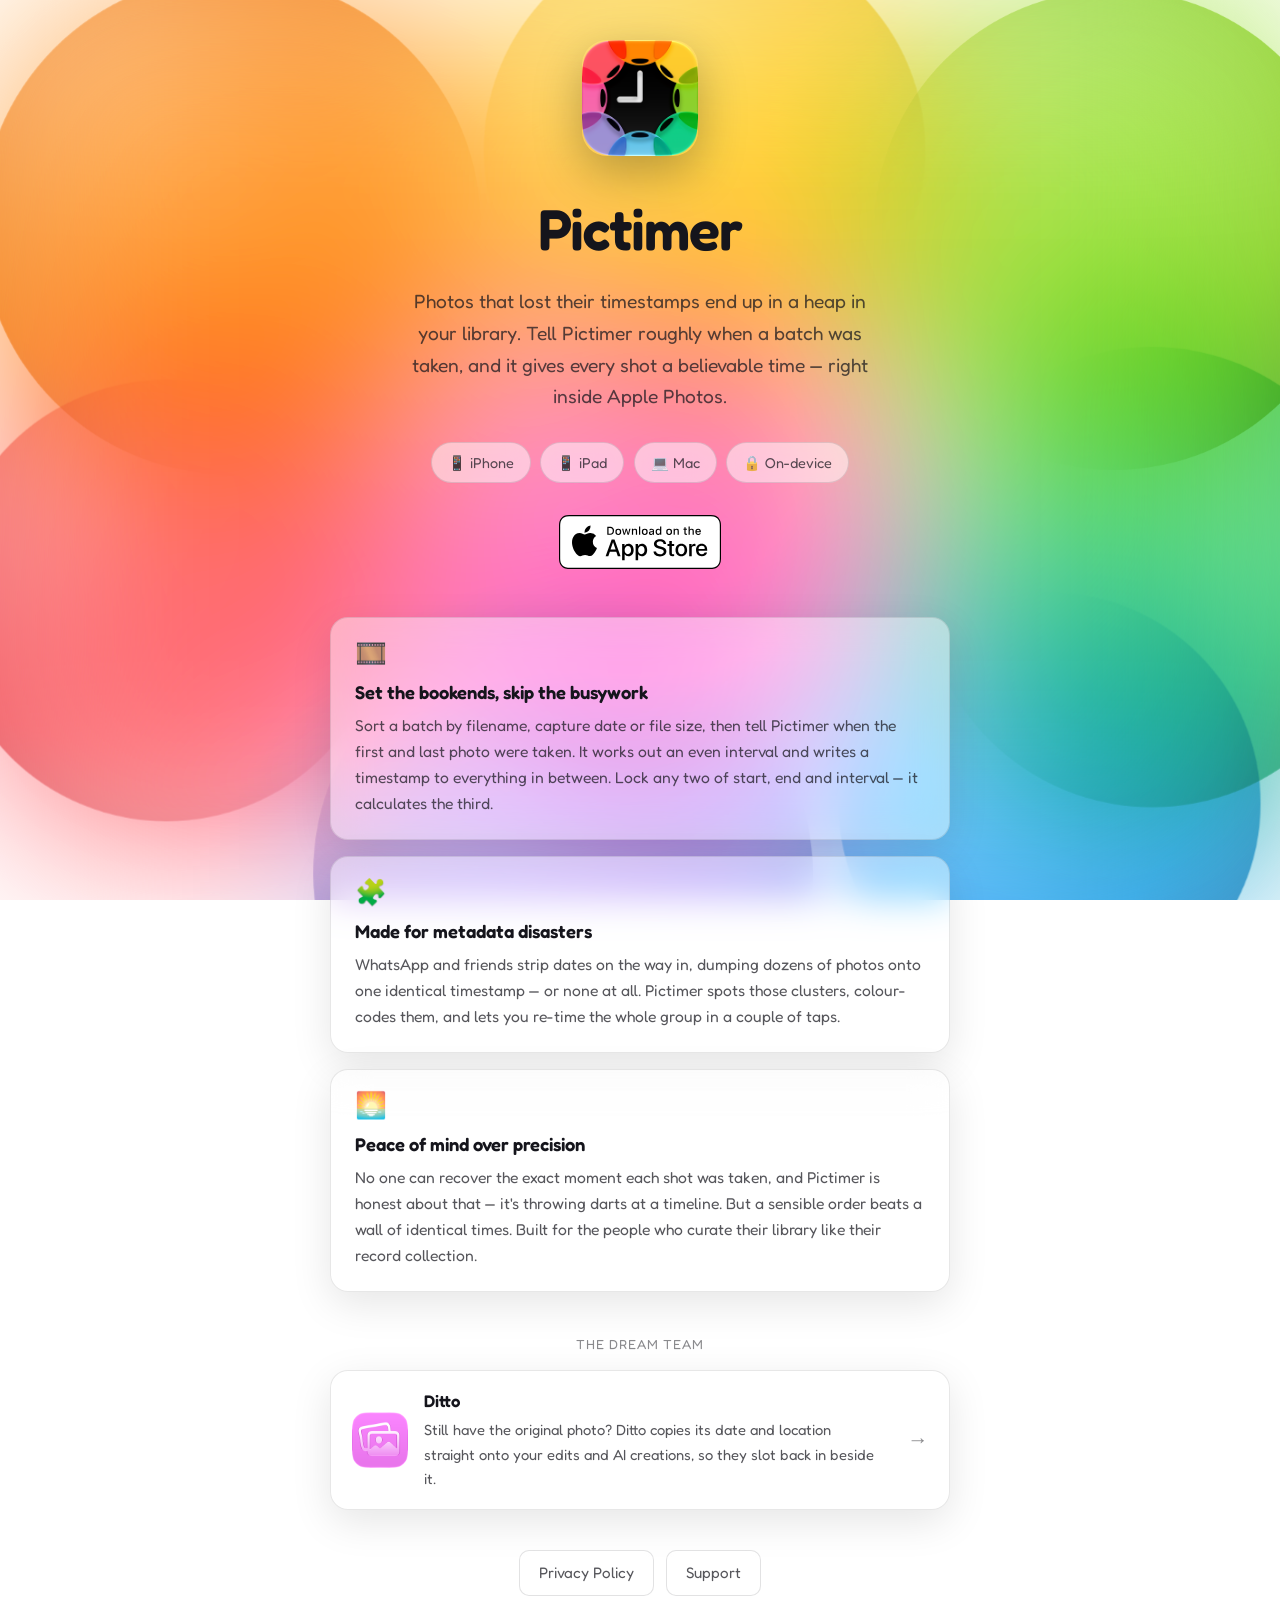
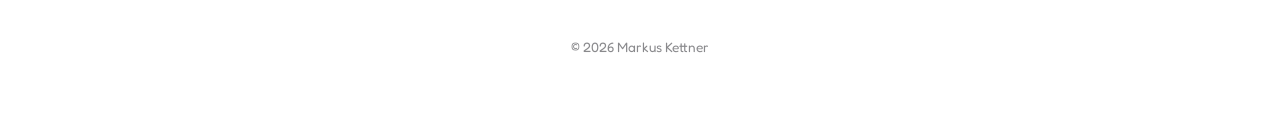
<file: index.html>
<!DOCTYPE html>
<html lang="en">

<head>
  <meta charset="UTF-8">
  <meta name="viewport" content="width=device-width, initial-scale=1.0">
  <title>Pictimer — Rebuild your photos' timestamps</title>
  <meta name="description"
    content="Photos that lost their timestamps pile up in your library. Tell Pictimer when a batch was taken and it spreads believable times across every shot — for WhatsApp dumps, old scans and metadata disasters. On-device, in Apple Photos.">
  <meta property="og:type" content="website">
  <meta property="og:site_name" content="Pictimer">
  <meta property="og:url" content="https://pictimer.kettner.berlin/">
  <meta property="og:title" content="Pictimer — Rebuild your photos' timestamps">
  <meta property="og:description"
    content="Photos that lost their timestamps pile up in your library. Tell Pictimer when a batch was taken and it spreads believable times across every shot — for WhatsApp dumps, old scans and metadata disasters. On-device, in Apple Photos.">
  <meta property="og:image" content="https://pictimer.kettner.berlin/assets/pictimer_1200x630.jpg">
  <meta property="og:image:width" content="1200">
  <meta property="og:image:height" content="630">
  <meta property="og:image:alt" content="Pictimer — rebuild your photos' timestamps">
  <meta name="twitter:card" content="summary_large_image">
  <meta name="twitter:title" content="Pictimer — Rebuild your photos' timestamps">
  <meta name="twitter:description"
    content="Tell Pictimer roughly when a batch was taken and it gives every shot a believable time — right inside Apple Photos. On-device.">
  <meta name="twitter:image" content="https://pictimer.kettner.berlin/assets/pictimer_1200x630.jpg">
  <meta name="theme-color" content="#ffffff" media="(prefers-color-scheme: light)">
  <meta name="theme-color" content="#000000" media="(prefers-color-scheme: dark)">
  <link rel="icon" type="image/png" href="assets/app-icon.png">
  <link rel="apple-touch-icon" href="assets/app-icon.png">
  <link rel="preconnect" href="https://fonts.googleapis.com">
  <link rel="preconnect" href="https://fonts.gstatic.com" crossorigin>
  <link href="https://fonts.googleapis.com/css2?family=Fredoka:wght@400;500;600&display=swap" rel="stylesheet">
  <link rel="stylesheet" href="glass-bg.css">
  <link rel="stylesheet" href="site.css?v=2">
</head>

<body>
  <div class="glass-bg" data-glass-bg></div>

  <main class="page">
    <section class="hero">
      <img src="assets/app-icon.png" alt="Pictimer app icon" class="app-icon">
      <h1>Pictimer</h1>
      <p class="tagline">Photos that lost their timestamps end up in a heap in your library.
        Tell Pictimer roughly when a batch was taken, and it gives every shot a believable
        time — right inside Apple Photos.</p>

      <div class="pills">
        <span class="pill">📱 iPhone</span>
        <span class="pill">📱 iPad</span>
        <span class="pill">💻 Mac</span>
        <span class="pill">🔒 On-device</span>
      </div>

      <a href="https://apps.apple.com/app/id6781709735" class="app-store-link" target="_blank"
        rel="noopener">
        <img src="assets/app-store-badge.svg" alt="Download on the App Store" class="app-store-badge">
      </a>

      <div class="features">
        <div class="card">
          <div class="emoji">🎞️</div>
          <h3>Set the bookends, skip the busywork</h3>
          <p>Sort a batch by filename, capture date or file size, then tell Pictimer when the
            first and last photo were taken. It works out an even interval and writes a
            timestamp to everything in between. Lock any two of start, end and interval — it
            calculates the third.</p>
        </div>
        <div class="card">
          <div class="emoji">🧩</div>
          <h3>Made for metadata disasters</h3>
          <p>WhatsApp and friends strip dates on the way in, dumping dozens of photos onto one
            identical timestamp — or none at all. Pictimer spots those clusters, colour-codes
            them, and lets you re-time the whole group in a couple of taps.</p>
        </div>
        <div class="card">
          <div class="emoji">🌅</div>
          <h3>Peace of mind over precision</h3>
          <p>No one can recover the exact moment each shot was taken, and Pictimer is honest
            about that — it's throwing darts at a timeline. But a sensible order beats a wall
            of identical times. Built for the people who curate their library like their
            record collection.</p>
        </div>
      </div>

      <p class="cross-label">The dream team</p>
      <a class="crosspromo" href="https://ditto.kettner.berlin/" target="_blank" rel="noopener">
        <img src="assets/ditto-icon.png" alt="Ditto app icon">
        <span>
          <span class="cp-name">Ditto</span>
          <span class="cp-desc">Still have the original photo? Ditto copies its date and
            location straight onto your edits and AI creations, so they slot back in beside it.</span>
        </span>
        <span class="cp-arrow">→</span>
      </a>

      <div class="foot-links">
        <a href="privacy_policy.html">Privacy Policy</a>
        <a href="support.html">Support</a>
      </div>

      <footer>
        ©
        <script>document.write(new Date().getFullYear())</script> Markus Kettner
      </footer>
    </section>
  </main>

  <script src="glass-bg.js"></script>
</body>

</html>
</file>
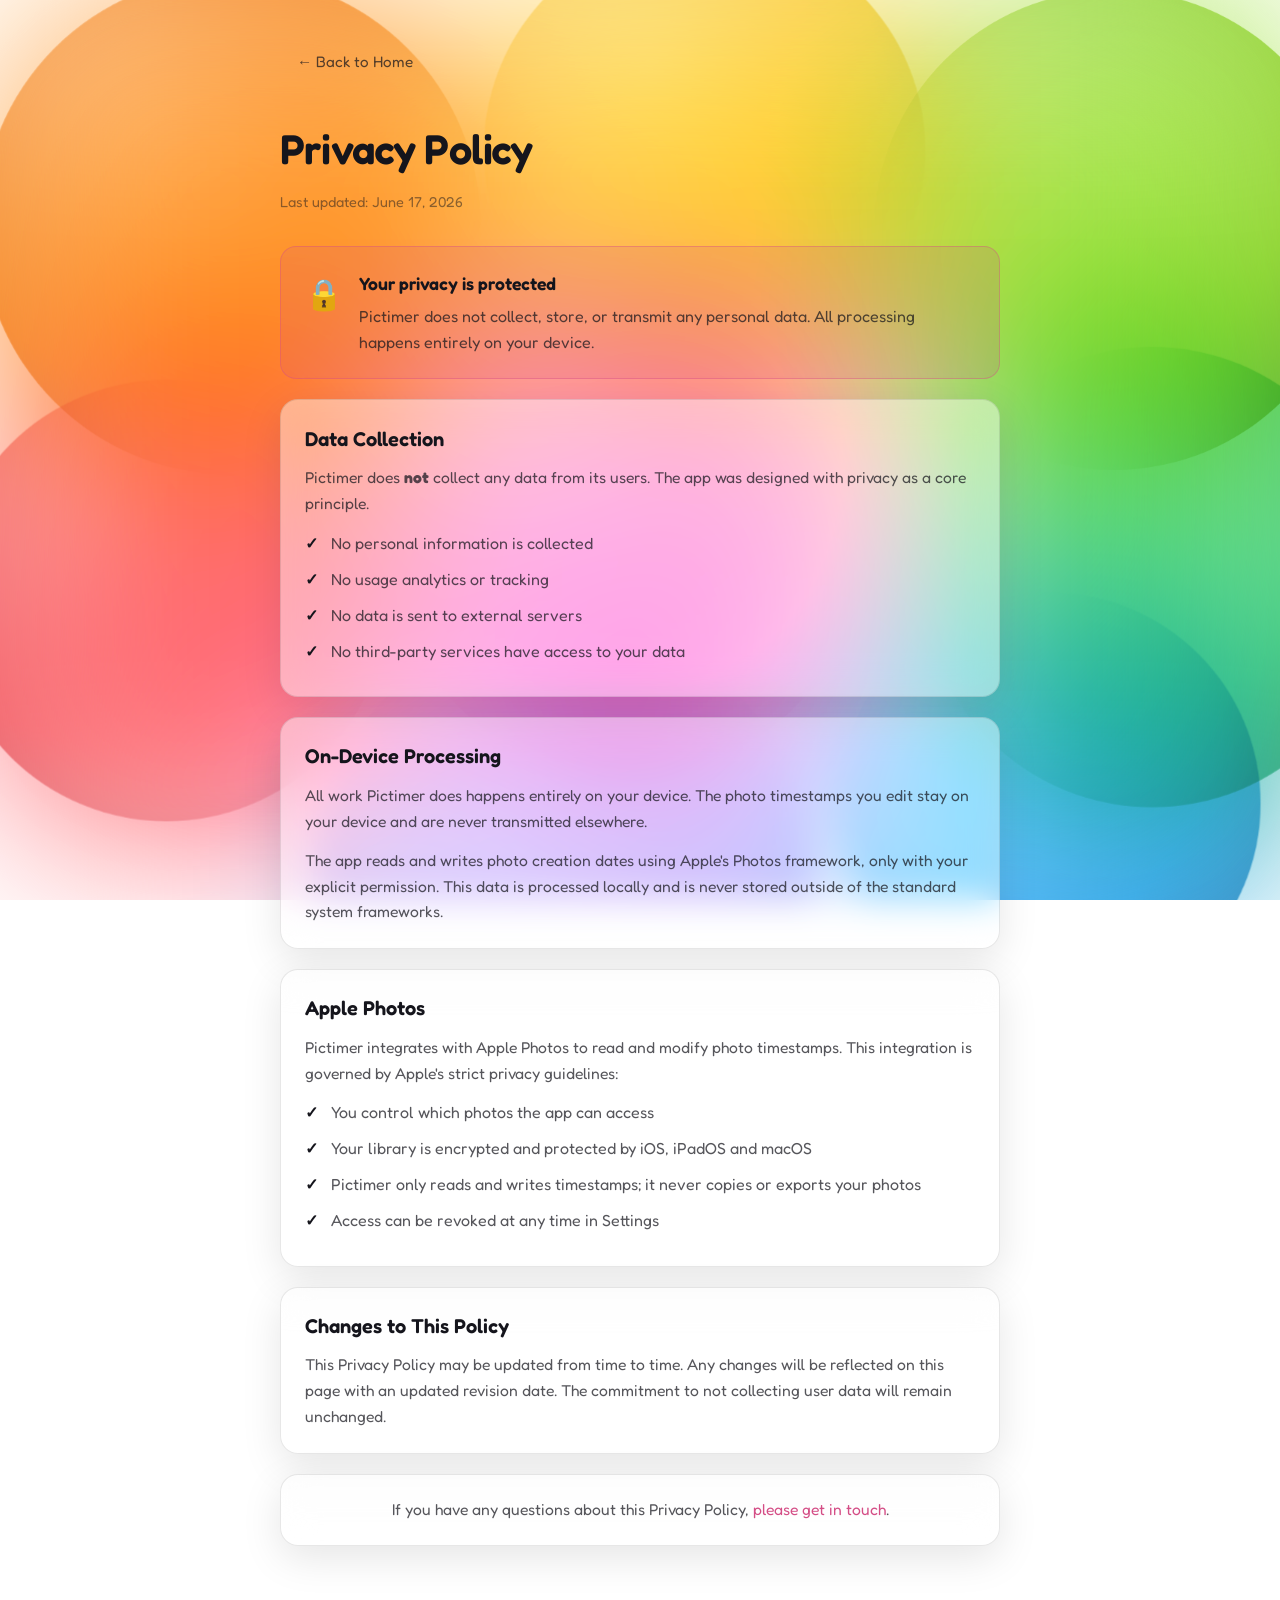
<file: privacy_policy.html>
<!DOCTYPE html>
<html lang="en">

<head>
  <meta charset="UTF-8">
  <meta name="viewport" content="width=device-width, initial-scale=1.0">
  <title>Privacy Policy — Pictimer</title>
  <meta name="description" content="Privacy Policy for Pictimer. No data is collected; all timestamp editing happens on-device.">
  <meta property="og:type" content="website">
  <meta property="og:site_name" content="Pictimer">
  <meta property="og:url" content="https://pictimer.kettner.berlin/privacy_policy.html">
  <meta property="og:title" content="Privacy Policy — Pictimer">
  <meta property="og:description" content="Privacy Policy for Pictimer. No data is collected; all timestamp editing happens on-device.">
  <meta property="og:image" content="https://pictimer.kettner.berlin/assets/pictimer_1200x630.jpg">
  <meta property="og:image:width" content="1200">
  <meta property="og:image:height" content="630">
  <meta property="og:image:alt" content="Pictimer — rebuild your photos' timestamps">
  <meta name="twitter:card" content="summary_large_image">
  <meta name="twitter:title" content="Privacy Policy — Pictimer">
  <meta name="twitter:description" content="Privacy Policy for Pictimer. No data is collected; all timestamp editing happens on-device.">
  <meta name="twitter:image" content="https://pictimer.kettner.berlin/assets/pictimer_1200x630.jpg">
  <meta name="theme-color" content="#ffffff" media="(prefers-color-scheme: light)">
  <meta name="theme-color" content="#000000" media="(prefers-color-scheme: dark)">
  <link rel="icon" type="image/png" href="assets/app-icon.png">
  <link rel="apple-touch-icon" href="assets/app-icon.png">
  <link rel="preconnect" href="https://fonts.googleapis.com">
  <link rel="preconnect" href="https://fonts.gstatic.com" crossorigin>
  <link href="https://fonts.googleapis.com/css2?family=Fredoka:wght@400;500;600&display=swap" rel="stylesheet">
  <link rel="stylesheet" href="glass-bg.css">
  <link rel="stylesheet" href="site.css?v=2">
</head>

<body>
  <div class="glass-bg" data-glass-bg></div>

  <main class="page">
    <article class="doc">
      <a href="index.html" class="back-link">← Back to Home</a>

      <h1>Privacy Policy</h1>
      <p class="updated">Last updated: June 17, 2026</p>

      <div class="highlight">
        <div class="emoji">🔒</div>
        <div>
          <h3>Your privacy is protected</h3>
          <p>Pictimer does not collect, store, or transmit any personal data. All processing
            happens entirely on your device.</p>
        </div>
      </div>

      <div class="card">
        <h2>Data Collection</h2>
        <p>Pictimer does <strong>not</strong> collect any data from its users. The app was
          designed with privacy as a core principle.</p>
        <ul>
          <li>No personal information is collected</li>
          <li>No usage analytics or tracking</li>
          <li>No data is sent to external servers</li>
          <li>No third-party services have access to your data</li>
        </ul>
      </div>

      <div class="card">
        <h2>On-Device Processing</h2>
        <p>All work Pictimer does happens entirely on your device. The photo timestamps you
          edit stay on your device and are never transmitted elsewhere.</p>
        <p>The app reads and writes photo creation dates using Apple's Photos framework, only
          with your explicit permission. This data is processed locally and is never stored
          outside of the standard system frameworks.</p>
      </div>

      <div class="card">
        <h2>Apple Photos</h2>
        <p>Pictimer integrates with Apple Photos to read and modify photo timestamps. This
          integration is governed by Apple's strict privacy guidelines:</p>
        <ul>
          <li>You control which photos the app can access</li>
          <li>Your library is encrypted and protected by iOS, iPadOS and macOS</li>
          <li>Pictimer only reads and writes timestamps; it never copies or exports your photos</li>
          <li>Access can be revoked at any time in Settings</li>
        </ul>
      </div>

      <div class="card">
        <h2>Changes to This Policy</h2>
        <p>This Privacy Policy may be updated from time to time. Any changes will be reflected
          on this page with an updated revision date. The commitment to not collecting user
          data will remain unchanged.</p>
      </div>

      <div class="card center">
        <p>If you have any questions about this Privacy Policy,
          <a href="support.html" class="inline">please get in touch</a>.</p>
      </div>
    </article>
  </main>

  <script src="glass-bg.js"></script>
</body>

</html>
</file>
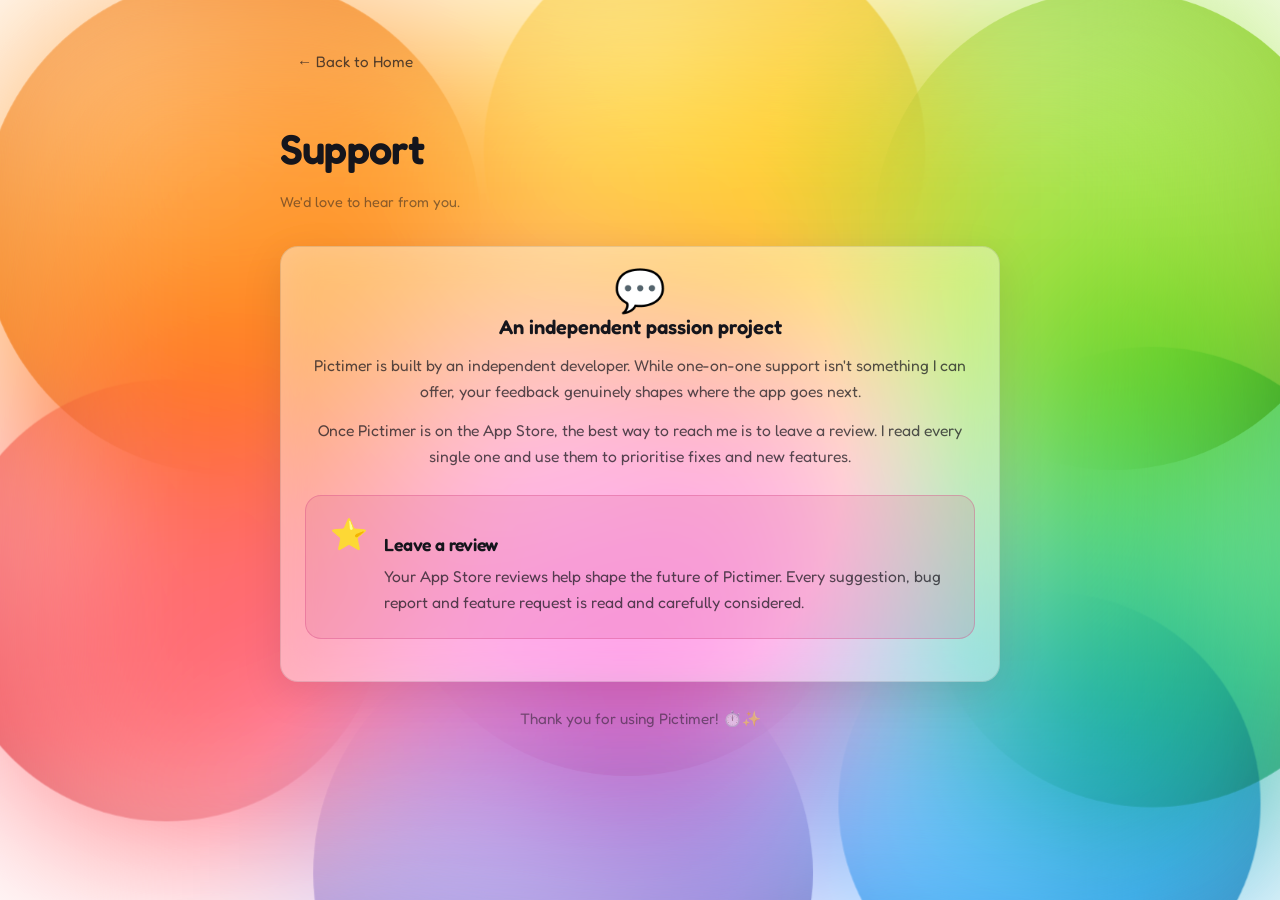
<file: support.html>
<!DOCTYPE html>
<html lang="en">

<head>
  <meta charset="UTF-8">
  <meta name="viewport" content="width=device-width, initial-scale=1.0">
  <title>Support — Pictimer</title>
  <meta name="description" content="Support and contact information for Pictimer.">
  <meta property="og:type" content="website">
  <meta property="og:site_name" content="Pictimer">
  <meta property="og:url" content="https://pictimer.kettner.berlin/support.html">
  <meta property="og:title" content="Support — Pictimer">
  <meta property="og:description" content="Support and contact information for Pictimer.">
  <meta property="og:image" content="https://pictimer.kettner.berlin/assets/pictimer_1200x630.jpg">
  <meta property="og:image:width" content="1200">
  <meta property="og:image:height" content="630">
  <meta property="og:image:alt" content="Pictimer — rebuild your photos' timestamps">
  <meta name="twitter:card" content="summary_large_image">
  <meta name="twitter:title" content="Support — Pictimer">
  <meta name="twitter:description" content="Support and contact information for Pictimer.">
  <meta name="twitter:image" content="https://pictimer.kettner.berlin/assets/pictimer_1200x630.jpg">
  <meta name="theme-color" content="#ffffff" media="(prefers-color-scheme: light)">
  <meta name="theme-color" content="#000000" media="(prefers-color-scheme: dark)">
  <link rel="icon" type="image/png" href="assets/app-icon.png">
  <link rel="apple-touch-icon" href="assets/app-icon.png">
  <link rel="preconnect" href="https://fonts.googleapis.com">
  <link rel="preconnect" href="https://fonts.gstatic.com" crossorigin>
  <link href="https://fonts.googleapis.com/css2?family=Fredoka:wght@400;500;600&display=swap" rel="stylesheet">
  <link rel="stylesheet" href="glass-bg.css">
  <link rel="stylesheet" href="site.css?v=2">
</head>

<body>
  <div class="glass-bg" data-glass-bg></div>

  <main class="page">
    <article class="doc">
      <a href="index.html" class="back-link">← Back to Home</a>

      <h1>Support</h1>
      <p class="updated">We'd love to hear from you.</p>

      <div class="card center">
        <div class="emoji" style="font-size:2.6rem">💬</div>
        <h2 style="color:var(--ink)">An independent passion project</h2>
        <p>Pictimer is built by an independent developer. While one-on-one support isn't
          something I can offer, your feedback genuinely shapes where the app goes next.</p>
        <p>Once Pictimer is on the App Store, the best way to reach me is to leave a review.
          I read every single one and use them to prioritise fixes and new features.</p>

        <div class="highlight" style="text-align:left; margin-top:1.6rem;">
          <div class="emoji">⭐</div>
          <div>
            <h3>Leave a review</h3>
            <p>Your App Store reviews help shape the future of Pictimer. Every suggestion,
              bug report and feature request is read and carefully considered.</p>
          </div>
        </div>
      </div>

      <p class="center" style="color:var(--ink-faint); font-size:0.95rem; margin-top:1.5rem;">
        Thank you for using Pictimer! ⏱️✨
      </p>
    </article>
  </main>

  <script src="glass-bg.js"></script>
</body>

</html>
</file>
<file: glass-bg.css>
/* ============================================================================
   Pictimer — animated glass-orb background
   ----------------------------------------------------------------------------
   A self-contained background module. Drop a single empty element into a page:

       <div class="glass-bg" data-glass-bg></div>

   and load glass-bg.css + glass-bg.js. Every visual knob is a CSS custom
   property set on .glass-bg, so it can be re-themed (or live-tuned) by writing
   a handful of variables — no markup changes required.

   Layer stack (back to front):
     .glass-bg            base "canvas" colour the orbs blend onto
       .glass-bg__orbs    8 colored glass orbs, drifting, blended together
       .glass-bg__frost   frosted dark-glass overlay (backdrop blur + tint)
   ========================================================================== */

.glass-bg {
  /* ---- tunable knobs ---------------------------------------------------- *
   * Defaults below are the locked "bright" (day) look and follow the OS:
   * the prefers-color-scheme media query swaps in the "night" look. Pages
   * that set these variables inline (the lab demos) override the OS default. */
  --canvas: #ffffff;            /* colour behind the orbs                     */
  --blend: multiply;            /* how orbs combine                           */
  --orb-opacity: 1;             /* per-orb translucency                       */
  --orb-blur: 0px;              /* soft edge on each orb                      */
  --orb-scale: 0.75;            /* overall orb size multiplier                */
  --dur: 26s;                   /* base drift cycle; --speed scales it        */
  --speed: 0.3;                 /* 1 = base, >1 = slower, <1 = faster         */
  --tint: rgba(255, 255, 255, 0); /* frosted-glass colour + opacity          */
  --frost-blur: 100px;          /* heaviness of the frosted blur              */
  --frost-saturate: 1.5;        /* keep colours lively through the frost      */

  position: fixed;
  inset: 0;
  z-index: 0;
  overflow: hidden;
  background: var(--canvas);
}

/* "Night" look — applied automatically when the OS is in dark mode. */
@media (prefers-color-scheme: dark) {
  .glass-bg {
    --canvas: #000000;
    --blend: hard-light;
    --tint: rgba(0, 0, 0, 0.25);
    /* orb-opacity / orb-blur / orb-scale / frost-blur / frost-saturate /
       speed are shared with the bright look */
  }
}

/* Orbs live in their own isolated stacking context so their blend modes mix
   only with each other and the canvas — not with the page behind. */
.glass-bg__orbs {
  position: absolute;
  inset: 0;
  isolation: isolate;
  background: var(--canvas);
}

.orb {
  position: absolute;
  border-radius: 50%;
  mix-blend-mode: var(--blend);
  opacity: var(--orb-opacity);
  filter: blur(var(--orb-blur));
  will-change: transform;
  /* radial gradient gives the orb a lit "glass" falloff toward its edge */
  background: radial-gradient(circle at 38% 32%,
              color-mix(in srgb, var(--c) 55%, white) 0%,
              var(--c) 55%,
              color-mix(in srgb, var(--c) 70%, black) 100%);
  animation-name: var(--drift);
  animation-duration: calc(var(--dur) * var(--speed));
  animation-timing-function: ease-in-out;
  animation-iteration-count: infinite;
  animation-direction: alternate;
  animation-delay: var(--delay, 0s);
}

/* The 8 icon colours, sizes, starting positions and drift paths.
   JS stamps --c / --drift / --delay; geometry lives here per orb. */
.orb:nth-child(1) { --c:#ef8d34; width:52vmax; height:52vmax; top:-12%; left:-8%; } /* orange   */
.orb:nth-child(2) { --c:#f7ce52; width:46vmax; height:46vmax; top:-16%; left:32%; } /* yellow   */
.orb:nth-child(3) { --c:#9dd34b; width:50vmax; height:50vmax; top:-10%; left:62%; } /* green    */
.orb:nth-child(4) { --c:#60d18a; width:48vmax; height:48vmax; top:30%;  left:66%; } /* mint     */
.orb:nth-child(5) { --c:#4daaea; width:44vmax; height:44vmax; top:58%;  left:60%; } /* blue     */
.orb:nth-child(6) { --c:#9b90d5; width:52vmax; height:52vmax; top:60%;  left:18%; } /* lavender */
.orb:nth-child(7) { --c:#ed6eab; width:50vmax; height:50vmax; top:24%;  left:24%; } /* pink     */
.orb:nth-child(8) { --c:#eb5f66; width:46vmax; height:46vmax; top:34%;  left:-10%; } /* red      */

/* size multiplier without disturbing the per-orb width/height */
.orb { transform: scale(var(--orb-scale)); }

/* Frosted dark-glass overlay: blurs everything behind it and tints. */
.glass-bg__frost {
  position: absolute;
  inset: 0;
  background: var(--tint);
  -webkit-backdrop-filter: blur(var(--frost-blur)) saturate(var(--frost-saturate));
  backdrop-filter: blur(var(--frost-blur)) saturate(var(--frost-saturate));
}

/* Experimental refraction: warp the orb layer with an SVG displacement map.
   Toggled by adding .refraction on .glass-bg. */
.glass-bg.refraction .glass-bg__orbs {
  filter: url(#glass-refraction);
}

/* Drift paths — gentle, each different so the ensemble never visibly loops.
   Combined with animation-direction:alternate they ease back and forth. */
@keyframes drift-a { from { transform: scale(var(--orb-scale)) translate(0,0); }
                     to   { transform: scale(var(--orb-scale)) translate(14vmax, 8vmax); } }
@keyframes drift-b { from { transform: scale(var(--orb-scale)) translate(0,0); }
                     to   { transform: scale(var(--orb-scale)) translate(-12vmax, 12vmax); } }
@keyframes drift-c { from { transform: scale(var(--orb-scale)) translate(0,0); }
                     to   { transform: scale(var(--orb-scale)) translate(-16vmax, -6vmax); } }
@keyframes drift-d { from { transform: scale(var(--orb-scale)) translate(0,0); }
                     to   { transform: scale(var(--orb-scale)) translate(10vmax, -14vmax); } }
@keyframes drift-e { from { transform: scale(var(--orb-scale)) translate(0,0); }
                     to   { transform: scale(var(--orb-scale)) translate(-10vmax, -12vmax); } }
@keyframes drift-f { from { transform: scale(var(--orb-scale)) translate(0,0); }
                     to   { transform: scale(var(--orb-scale)) translate(15vmax, -9vmax); } }
@keyframes drift-g { from { transform: scale(var(--orb-scale)) translate(0,0); }
                     to   { transform: scale(var(--orb-scale)) translate(13vmax, 13vmax); } }
@keyframes drift-h { from { transform: scale(var(--orb-scale)) translate(0,0); }
                     to   { transform: scale(var(--orb-scale)) translate(-14vmax, 7vmax); } }

@media (prefers-reduced-motion: reduce) {
  .orb { animation: none; }
}
</file>
<file: site.css>
/* ============================================================================
   Pictimer microsite — shared content styles
   ----------------------------------------------------------------------------
   Sits on top of the glass-bg module. Text + card colours follow the OS via
   prefers-color-scheme, matching the bright/night background so content stays
   legible in both modes.
   ========================================================================== */

:root {
  color-scheme: light dark;
  /* bright (day) palette */
  --ink: #15151c;
  --ink-soft: rgba(21, 21, 28, 0.72);
  --ink-faint: rgba(21, 21, 28, 0.50);
  --accent: #d44e86;
  --card-bg: rgba(255, 255, 255, 0.46);
  --card-border: rgba(21, 21, 28, 0.10);
  --card-shadow: 0 12px 40px rgba(0, 0, 0, 0.10);
  --pill-bg: rgba(255, 255, 255, 0.52);
  --pill-border: rgba(21, 21, 28, 0.12);
  --text-shadow: none;
}

@media (prefers-color-scheme: dark) {
  :root {
    --ink: #ffffff;
    --ink-soft: rgba(255, 255, 255, 0.82);
    --ink-faint: rgba(255, 255, 255, 0.50);
    --accent: #ff86b6;
    --card-bg: rgba(255, 255, 255, 0.08);
    --card-border: rgba(255, 255, 255, 0.16);
    --card-shadow: 0 16px 46px rgba(0, 0, 0, 0.42);
    --pill-bg: rgba(255, 255, 255, 0.10);
    --pill-border: rgba(255, 255, 255, 0.20);
    --text-shadow: 0 1px 14px rgba(0, 0, 0, 0.28);
  }
}

* { margin: 0; padding: 0; box-sizing: border-box; }

body {
  font-family: 'Fredoka', -apple-system, BlinkMacSystemFont, 'SF Pro Display', 'Segoe UI', Roboto, sans-serif;
  font-weight: 400;
  min-height: 100vh;
  color: var(--ink);
  line-height: 1.65;
  -webkit-font-smoothing: antialiased;
}

/* content sits above the fixed .glass-bg (z-index 0) */
.page {
  position: relative;
  z-index: 1;
  min-height: 100vh;
  padding: 2.5rem 1.5rem 3.5rem;
}

/* ---- landing hero -------------------------------------------------------- */
.hero {
  max-width: 620px;
  margin: 0 auto;
  text-align: center;
  display: flex;
  flex-direction: column;
  align-items: center;
  animation: rise 0.7s ease-out both;
}

@keyframes rise {
  from { opacity: 0; transform: translateY(18px); }
  to   { opacity: 1; transform: translateY(0); }
}

.app-icon {
  width: 116px;
  height: 116px;
  border-radius: 25px;
  margin-bottom: 1.6rem;
  box-shadow: 0 16px 48px rgba(0, 0, 0, 0.28);
  animation: heartbeat 2s ease-in-out infinite;
}

/* subtle heartbeat, matching the Ditto site */
@keyframes heartbeat {
  0%, 100% { transform: scale(1); }
  50%      { transform: scale(1.03); }
}
@media (prefers-reduced-motion: reduce) {
  .app-icon { animation: none; }
}

.hero h1 {
  font-size: clamp(2.6rem, 8vw, 3.6rem);
  font-weight: 600;
  letter-spacing: -0.02em;
  text-shadow: var(--text-shadow);
}

.hero .tagline {
  font-size: 1.2rem;
  color: var(--ink-soft);
  margin-top: 0.6rem;
  max-width: 30rem;
  text-shadow: var(--text-shadow);
}

/* ---- pills / badges ------------------------------------------------------ */
.pills {
  display: flex;
  flex-wrap: wrap;
  justify-content: center;
  gap: 0.6rem;
  margin-top: 1.8rem;
}

.pill {
  font-size: 0.9rem;
  color: var(--ink-soft);
  background: var(--pill-bg);
  border: 1px solid var(--pill-border);
  -webkit-backdrop-filter: blur(14px) saturate(1.3);
  backdrop-filter: blur(14px) saturate(1.3);
  padding: 0.5rem 1rem;
  border-radius: 999px;
}

/* ---- App Store button ---------------------------------------------------- */
.app-store-link {
  display: inline-block;
  margin-top: 2rem;
  transition: transform 0.2s ease, opacity 0.2s ease;
}
.app-store-link:hover {
  transform: translateY(-2px);
  opacity: 0.9;
}
.app-store-badge {
  height: 54px;
  width: auto;
}

/* ---- feature cards ------------------------------------------------------- */
.features {
  display: grid;
  gap: 1rem;
  margin-top: 2.5rem;
  width: 100%;
  text-align: left;
}

.card {
  background: var(--card-bg);
  border: 1px solid var(--card-border);
  -webkit-backdrop-filter: blur(18px) saturate(1.4);
  backdrop-filter: blur(18px) saturate(1.4);
  border-radius: 18px;
  padding: 1.4rem 1.5rem;
  box-shadow: var(--card-shadow);
}

.card .emoji { font-size: 1.6rem; line-height: 1; }
.card h3 {
  font-size: 1.15rem;
  font-weight: 600;
  margin: 0.7rem 0 0.35rem;
}
.card p { color: var(--ink-soft); font-size: 0.98rem; }

/* ---- cross-promotion (companion app) ------------------------------------ */
.cross-label {
  margin: 2.6rem 0 0.9rem;
  font-size: 0.82rem;
  text-transform: uppercase;
  letter-spacing: 0.08em;
  color: var(--ink-faint);
  text-align: center;
}
.crosspromo {
  display: flex;
  align-items: center;
  gap: 1rem;
  width: 100%;
  text-align: left;
  text-decoration: none;
  color: var(--ink);
  background: var(--card-bg);
  border: 1px solid var(--card-border);
  -webkit-backdrop-filter: blur(18px) saturate(1.4);
  backdrop-filter: blur(18px) saturate(1.4);
  border-radius: 18px;
  padding: 1.1rem 1.3rem;
  box-shadow: var(--card-shadow);
  transition: transform 0.2s ease, border-color 0.2s ease;
}
.crosspromo:hover { transform: translateY(-2px); border-color: var(--accent); }
.crosspromo img { width: 56px; height: 56px; border-radius: 13px; flex-shrink: 0; }
.crosspromo .cp-name { display: block; font-weight: 600; font-size: 1.05rem; }
.crosspromo .cp-desc { display: block; color: var(--ink-soft); font-size: 0.92rem; margin-top: 0.15rem; }
.crosspromo .cp-arrow { margin-left: auto; padding-left: 0.5rem; color: var(--ink-faint); font-size: 1.3rem; }

/* ---- links --------------------------------------------------------------- */
.foot-links {
  display: flex;
  flex-wrap: wrap;
  justify-content: center;
  gap: 0.75rem;
  margin-top: 2.5rem;
}
.foot-links a {
  color: var(--ink-soft);
  text-decoration: none;
  font-size: 0.95rem;
  padding: 0.6rem 1.2rem;
  border-radius: 10px;
  border: 1px solid var(--pill-border);
  background: var(--pill-bg);
  -webkit-backdrop-filter: blur(14px) saturate(1.3);
  backdrop-filter: blur(14px) saturate(1.3);
  transition: color 0.2s ease, border-color 0.2s ease, transform 0.2s ease;
}
.foot-links a:hover { color: var(--ink); border-color: var(--accent); transform: translateY(-2px); }

footer {
  margin-top: 2.5rem;
  text-align: center;
  color: var(--ink-faint);
  font-size: 0.85rem;
}

/* ---- subpages (privacy / support) --------------------------------------- */
.doc { max-width: 720px; margin: 0 auto; animation: rise 0.7s ease-out both; }

.back-link {
  display: inline-flex;
  align-items: center;
  gap: 0.45rem;
  color: var(--ink-soft);
  text-decoration: none;
  font-size: 0.95rem;
  margin-bottom: 2rem;
  padding: 0.5rem 1rem;
  border-radius: 10px;
  border: 1px solid transparent;
  transition: color 0.2s ease, background 0.2s ease, border-color 0.2s ease;
}
.back-link:hover {
  color: var(--ink);
  background: var(--pill-bg);
  border-color: var(--pill-border);
}

.doc h1 {
  font-size: clamp(2rem, 6vw, 2.6rem);
  font-weight: 600;
  letter-spacing: -0.02em;
  text-shadow: var(--text-shadow);
}
.doc .updated { color: var(--ink-faint); font-size: 0.9rem; margin: 0.4rem 0 2rem; }

.doc .card { margin-bottom: 1.25rem; }
.doc .card h2 { font-size: 1.25rem; font-weight: 600; color: var(--ink); margin-bottom: 0.6rem; }
.doc .card p { margin-bottom: 0.8rem; }
.doc .card p:last-child { margin-bottom: 0; }

.highlight {
  display: flex;
  gap: 1rem;
  align-items: flex-start;
  background: color-mix(in srgb, var(--accent) 16%, transparent);
  border: 1px solid color-mix(in srgb, var(--accent) 38%, transparent);
  border-radius: 16px;
  padding: 1.4rem 1.5rem;
  margin-bottom: 1.25rem;
}
.highlight .emoji { font-size: 1.9rem; flex-shrink: 0; }
.highlight h3 { font-size: 1.1rem; font-weight: 600; margin-bottom: 0.3rem; }
.highlight p { color: var(--ink-soft); }

.doc ul { list-style: none; }
.doc ul li {
  position: relative;
  padding-left: 1.6rem;
  margin-bottom: 0.6rem;
  color: var(--ink-soft);
}
.doc ul li::before {
  content: "✓";
  position: absolute;
  left: 0;
  color: var(--ink);
  font-weight: 700;
}

.doc .center { text-align: center; }
.doc a.inline { color: var(--accent); text-decoration: none; }
.doc a.inline:hover { text-decoration: underline; }
</file>
